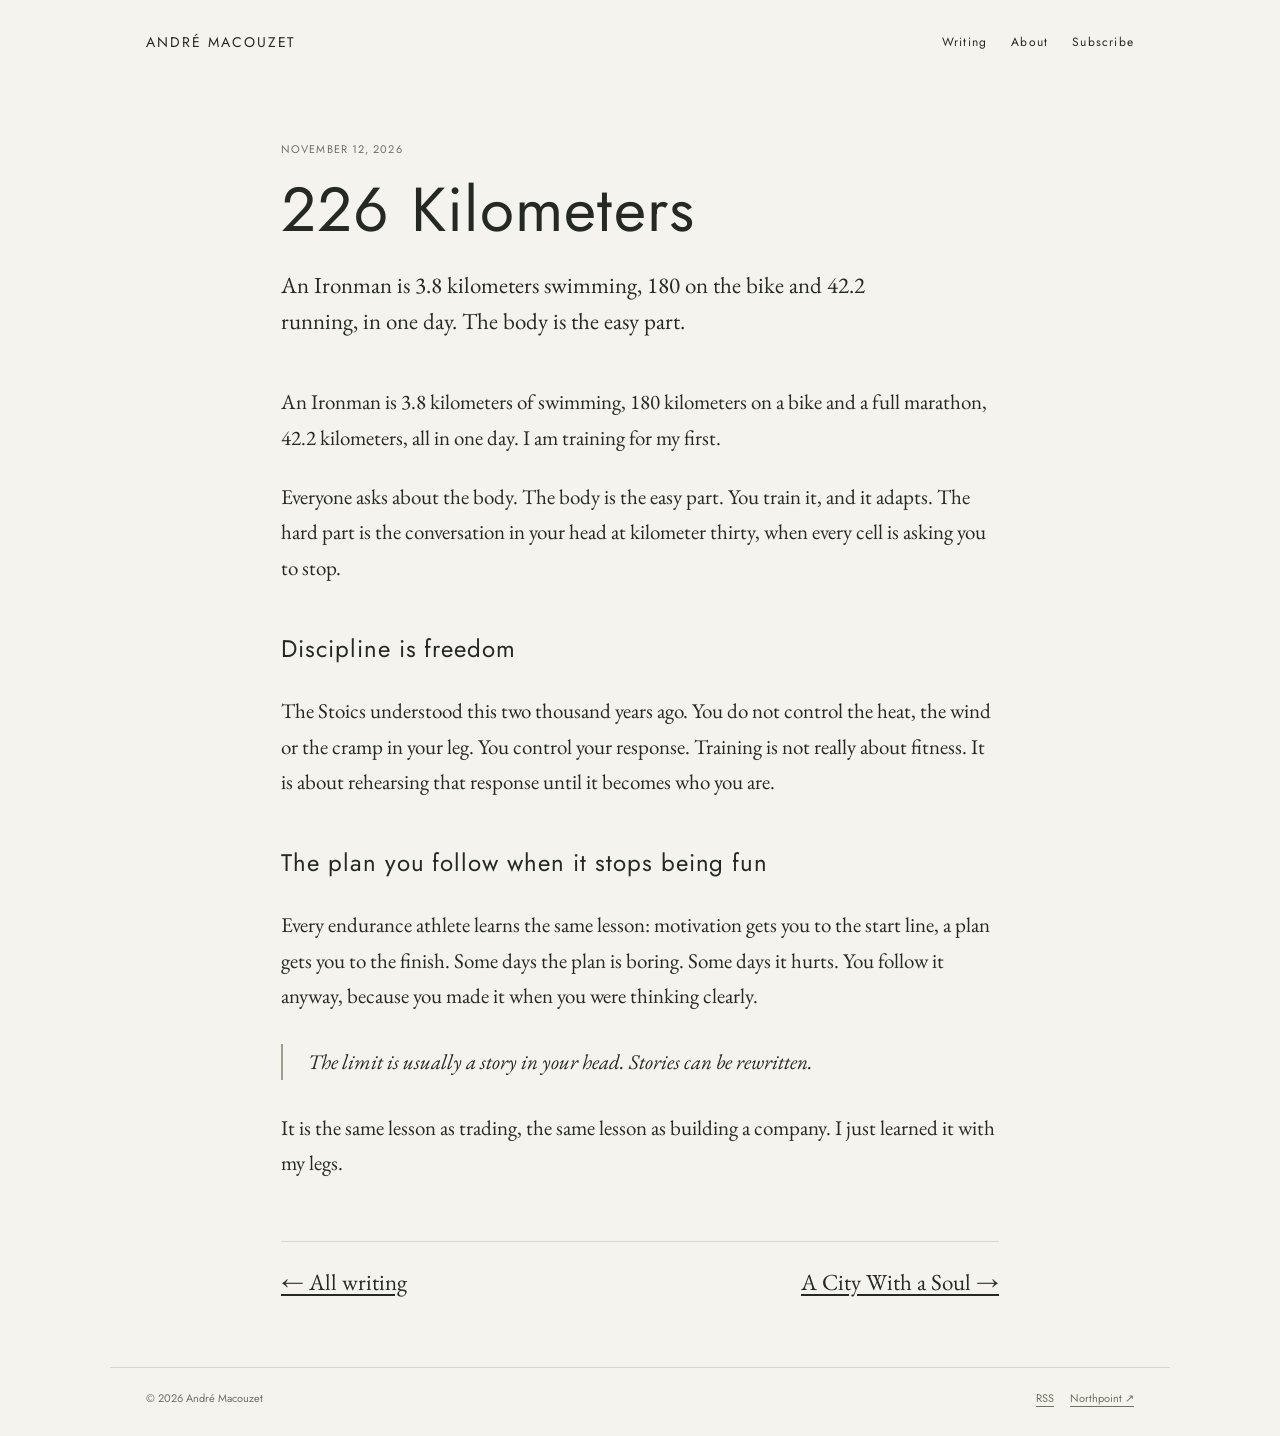
<file: 226-kilometers/index.html>
<!doctype html><html lang="en"><head><meta charset="utf-8"><meta name="viewport" content="width=device-width, initial-scale=1"><title>226 Kilometers · André Macouzet</title><meta name="description" content="An Ironman is 3.8 kilometers swimming, 180 on the bike and 42.2 running, in one day. The body is the easy part."><meta property="og:title" content="226 Kilometers · André Macouzet"><meta property="og:description" content="An Ironman is 3.8 kilometers swimming, 180 on the bike and 42.2 running, in one day. The body is the easy part."><meta property="og:image" content="https://andremacouzetruiz.github.io/og-v4.png"><link rel="icon" href="data:image/svg+xml,%3Csvg xmlns='http://www.w3.org/2000/svg' viewBox='0 0 64 64'%3E%3Crect width='64' height='64' fill='%23000'/%3E%3Ccircle cx='32' cy='32' r='16' fill='none' stroke='%23e9e5dc' stroke-width='3'/%3E%3C/svg%3E"><link rel="preconnect" href="https://fonts.googleapis.com"><link rel="preconnect" href="https://fonts.gstatic.com" crossorigin><link href="https://fonts.googleapis.com/css2?family=Jost:wght@400;500&family=EB+Garamond:ital@0;1&display=swap" rel="stylesheet"><link rel="stylesheet" href="/style.css"></head><body>
<header><a href="/">André Macouzet</a><nav><a href="/writing/">Writing</a><a href="/about/">About</a><a href="/#subscribe">Subscribe</a></nav></header><main class="article"><time>November 12, 2026</time><h1>226 Kilometers</h1><p class="lead">An Ironman is 3.8 kilometers swimming, 180 on the bike and 42.2 running, in one day. The body is the easy part.</p><div class="prose"><p>An Ironman is 3.8 kilometers of swimming, 180 kilometers on a bike and a full marathon, 42.2 kilometers, all in one day. I am training for my first.</p><p>Everyone asks about the body. The body is the easy part. You train it, and it adapts. The hard part is the conversation in your head at kilometer thirty, when every cell is asking you to stop.</p><h2>Discipline is freedom</h2><p>The Stoics understood this two thousand years ago. You do not control the heat, the wind or the cramp in your leg. You control your response. Training is not really about fitness. It is about rehearsing that response until it becomes who you are.</p><h2>The plan you follow when it stops being fun</h2><p>Every endurance athlete learns the same lesson: motivation gets you to the start line, a plan gets you to the finish. Some days the plan is boring. Some days it hurts. You follow it anyway, because you made it when you were thinking clearly.</p><blockquote>The limit is usually a story in your head. Stories can be rewritten.</blockquote><p>It is the same lesson as trading, the same lesson as building a company. I just learned it with my legs.</p></div><div class="article-footer"><a href="/writing/">← All writing</a><a href="/a-city-with-a-soul/">A City With a Soul →</a></div></main><footer><span>© 2026 André Macouzet</span><span><a href="/posts.atom">RSS</a><a href="https://northpointcapital.io/">Northpoint ↗</a></span></footer></body></html>
</file>
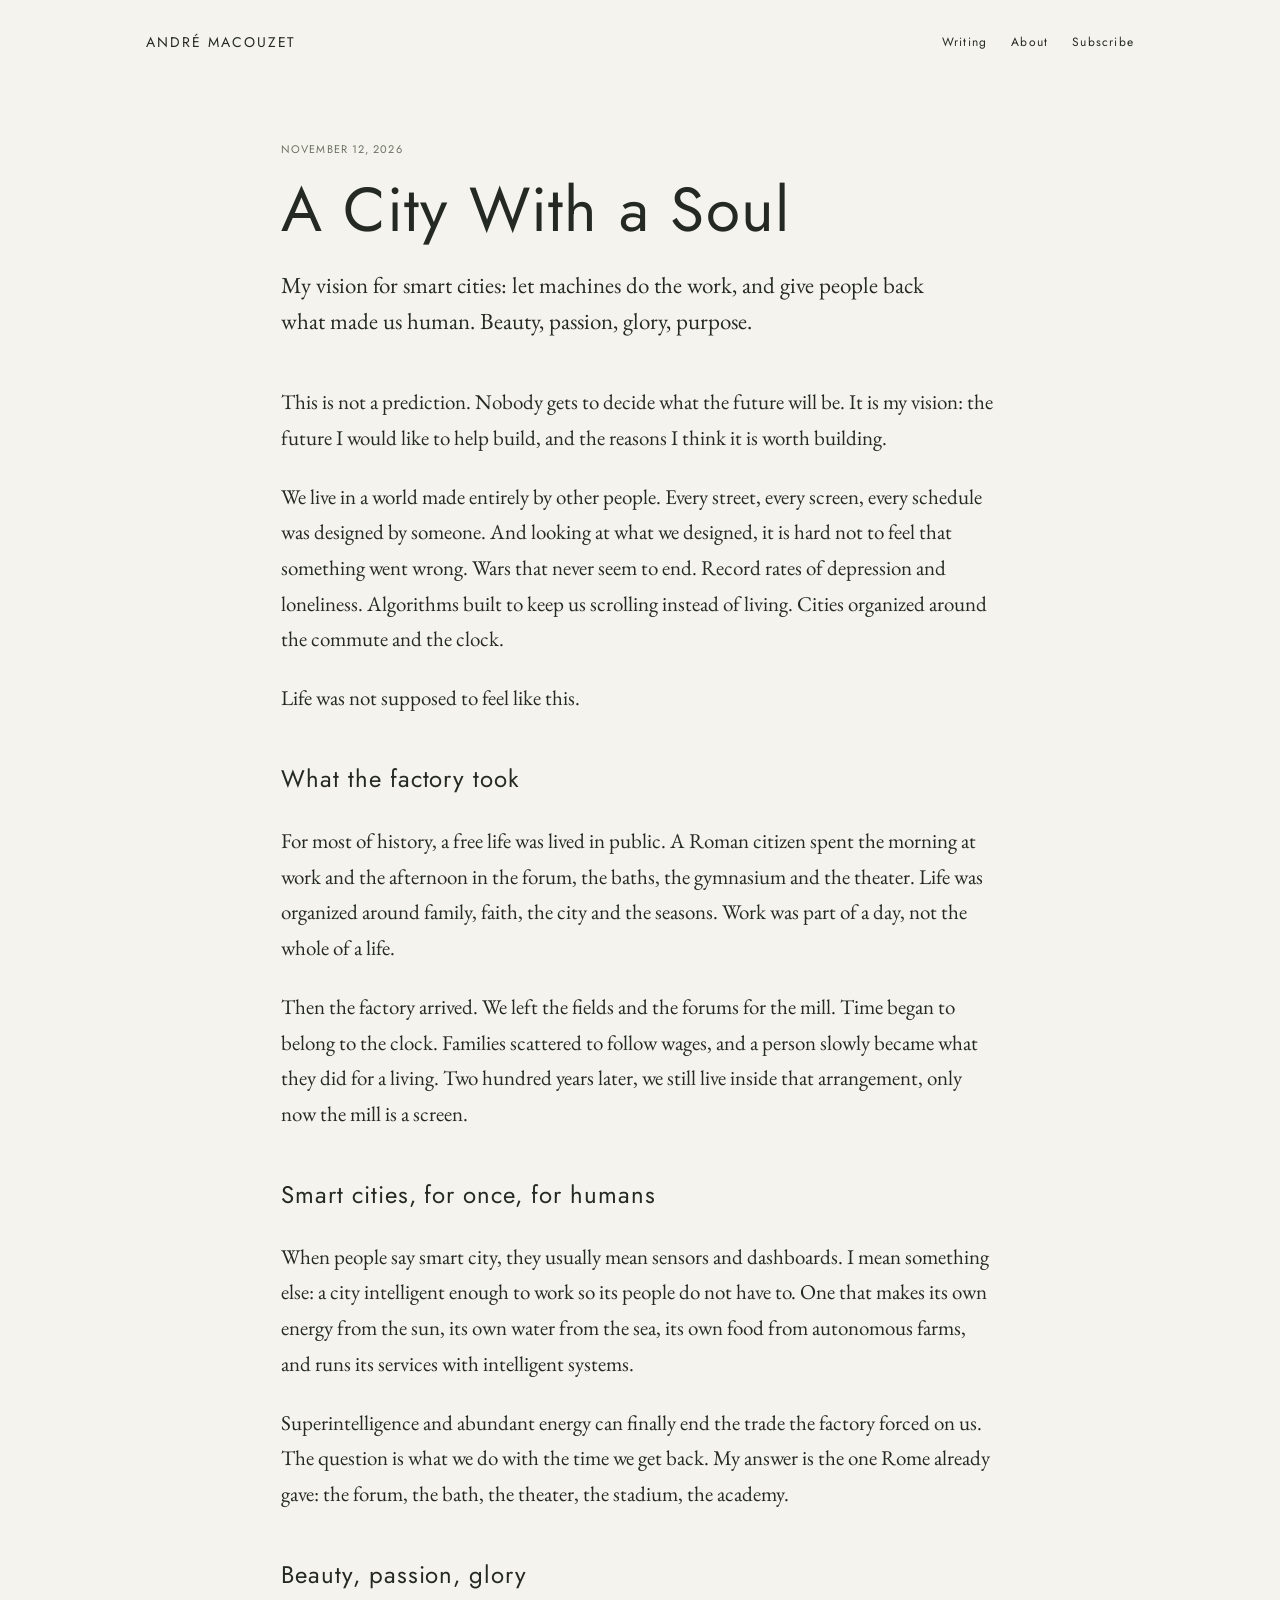
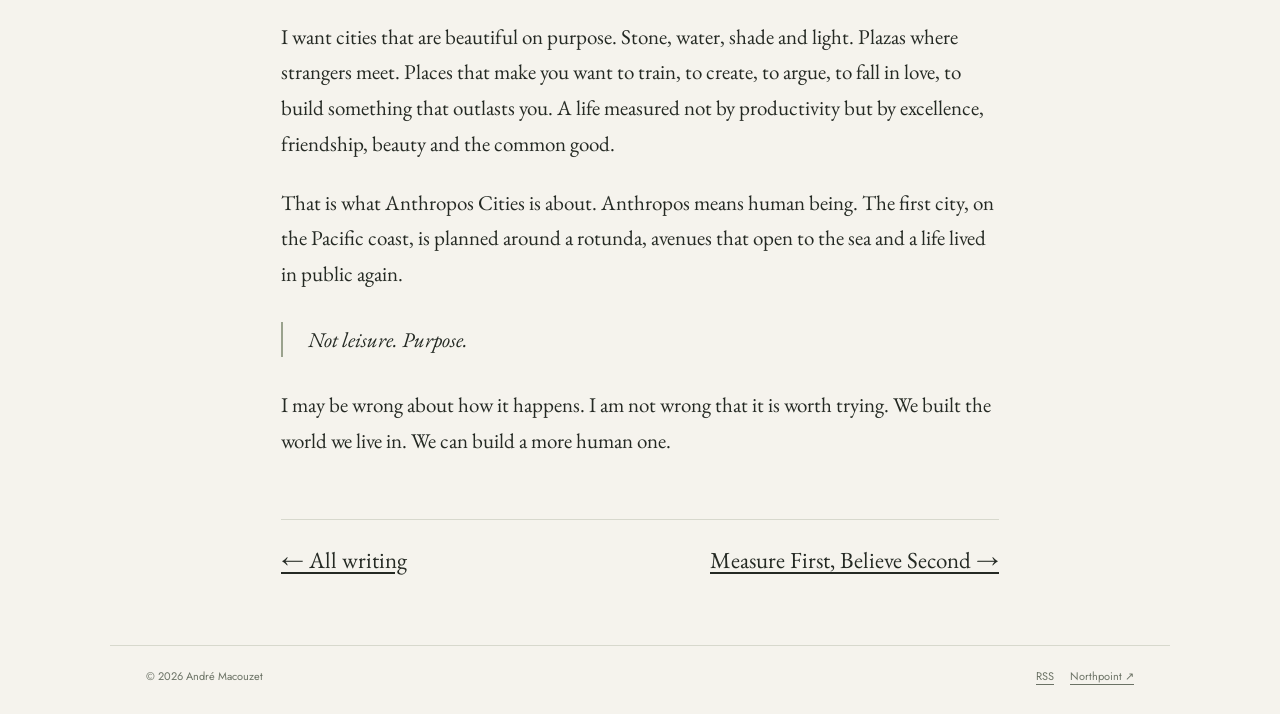
<file: a-city-with-a-soul/index.html>
<!doctype html><html lang="en"><head><meta charset="utf-8"><meta name="viewport" content="width=device-width, initial-scale=1"><title>A City With a Soul · André Macouzet</title><meta name="description" content="My vision for smart cities: let machines do the work, and give people back what made us human. Beauty, passion, glory, purpose."><meta property="og:title" content="A City With a Soul · André Macouzet"><meta property="og:description" content="My vision for smart cities: let machines do the work, and give people back what made us human. Beauty, passion, glory, purpose."><meta property="og:image" content="https://andremacouzetruiz.github.io/og-v4.png"><link rel="icon" href="data:image/svg+xml,%3Csvg xmlns='http://www.w3.org/2000/svg' viewBox='0 0 64 64'%3E%3Crect width='64' height='64' fill='%23000'/%3E%3Ccircle cx='32' cy='32' r='16' fill='none' stroke='%23e9e5dc' stroke-width='3'/%3E%3C/svg%3E"><link rel="preconnect" href="https://fonts.googleapis.com"><link rel="preconnect" href="https://fonts.gstatic.com" crossorigin><link href="https://fonts.googleapis.com/css2?family=Jost:wght@400;500&family=EB+Garamond:ital@0;1&display=swap" rel="stylesheet"><link rel="stylesheet" href="/style.css"></head><body>
<header><a href="/">André Macouzet</a><nav><a href="/writing/">Writing</a><a href="/about/">About</a><a href="/#subscribe">Subscribe</a></nav></header><main class="article"><time>November 12, 2026</time><h1>A City With a Soul</h1><p class="lead">My vision for smart cities: let machines do the work, and give people back what made us human. Beauty, passion, glory, purpose.</p><div class="prose"><p>This is not a prediction. Nobody gets to decide what the future will be. It is my vision: the future I would like to help build, and the reasons I think it is worth building.</p><p>We live in a world made entirely by other people. Every street, every screen, every schedule was designed by someone. And looking at what we designed, it is hard not to feel that something went wrong. Wars that never seem to end. Record rates of depression and loneliness. Algorithms built to keep us scrolling instead of living. Cities organized around the commute and the clock.</p><p>Life was not supposed to feel like this.</p><h2>What the factory took</h2><p>For most of history, a free life was lived in public. A Roman citizen spent the morning at work and the afternoon in the forum, the baths, the gymnasium and the theater. Life was organized around family, faith, the city and the seasons. Work was part of a day, not the whole of a life.</p><p>Then the factory arrived. We left the fields and the forums for the mill. Time began to belong to the clock. Families scattered to follow wages, and a person slowly became what they did for a living. Two hundred years later, we still live inside that arrangement, only now the mill is a screen.</p><h2>Smart cities, for once, for humans</h2><p>When people say smart city, they usually mean sensors and dashboards. I mean something else: a city intelligent enough to work so its people do not have to. One that makes its own energy from the sun, its own water from the sea, its own food from autonomous farms, and runs its services with intelligent systems.</p><p>Superintelligence and abundant energy can finally end the trade the factory forced on us. The question is what we do with the time we get back. My answer is the one Rome already gave: the forum, the bath, the theater, the stadium, the academy.</p><h2>Beauty, passion, glory</h2><p>I want cities that are beautiful on purpose. Stone, water, shade and light. Plazas where strangers meet. Places that make you want to train, to create, to argue, to fall in love, to build something that outlasts you. A life measured not by productivity but by excellence, friendship, beauty and the common good.</p><p>That is what Anthropos Cities is about. Anthropos means human being. The first city, on the Pacific coast, is planned around a rotunda, avenues that open to the sea and a life lived in public again.</p><blockquote>Not leisure. Purpose.</blockquote><p>I may be wrong about how it happens. I am not wrong that it is worth trying. We built the world we live in. We can build a more human one.</p></div><div class="article-footer"><a href="/writing/">← All writing</a><a href="/measure-first/">Measure First, Believe Second →</a></div></main><footer><span>© 2026 André Macouzet</span><span><a href="/posts.atom">RSS</a><a href="https://northpointcapital.io/">Northpoint ↗</a></span></footer></body></html>
</file>
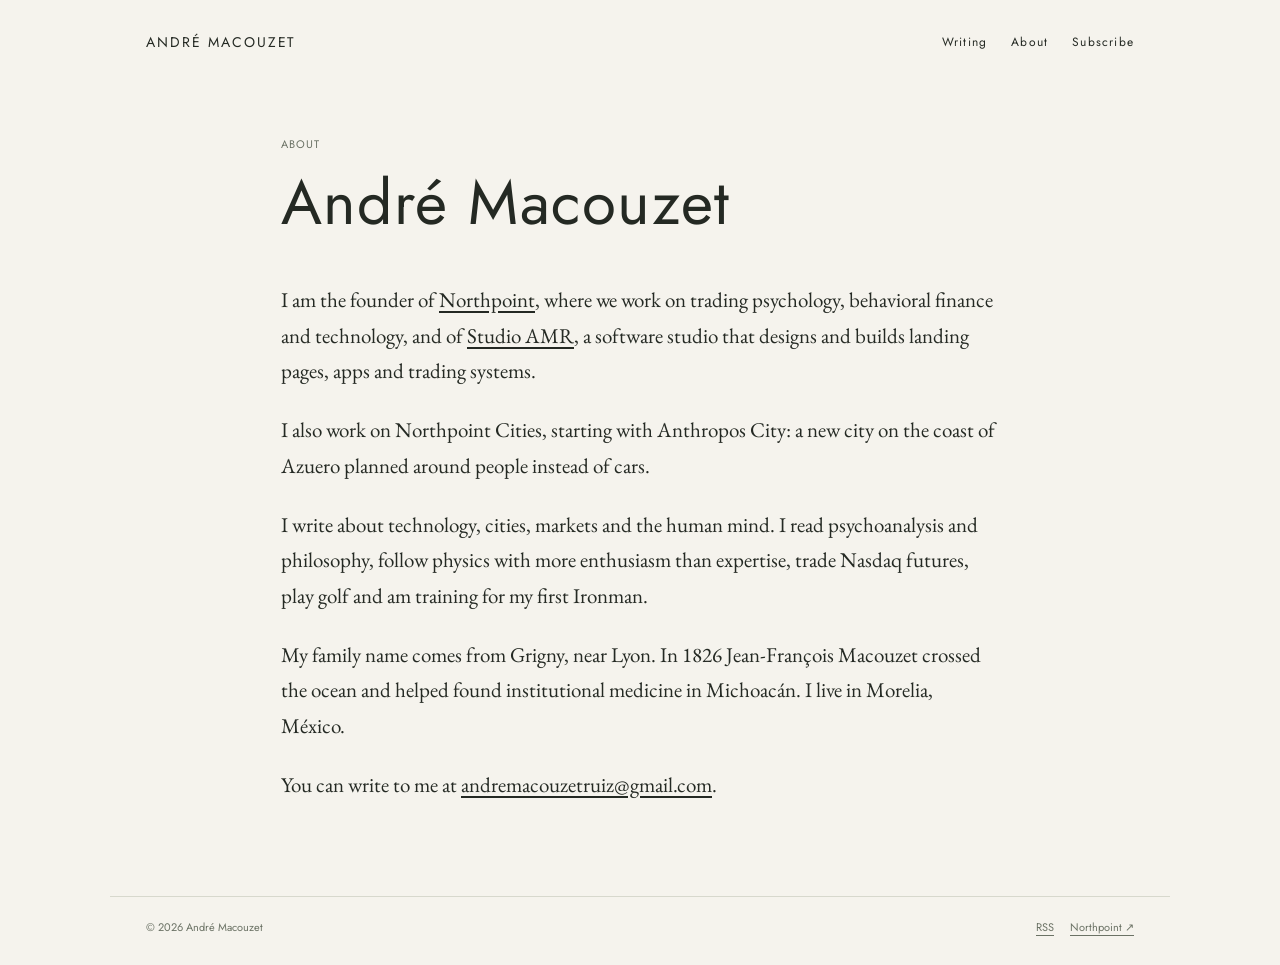
<file: about/index.html>
<!doctype html><html lang="en"><head><meta charset="utf-8"><meta name="viewport" content="width=device-width, initial-scale=1"><title>About · André Macouzet</title><meta name="description" content="Founder of Northpoint and Studio AMR, based in Morelia, México."><meta property="og:title" content="About · André Macouzet"><meta property="og:description" content="Founder of Northpoint and Studio AMR, based in Morelia, México."><meta property="og:image" content="https://andremacouzetruiz.github.io/og-v4.png"><link rel="icon" href="data:image/svg+xml,%3Csvg xmlns='http://www.w3.org/2000/svg' viewBox='0 0 64 64'%3E%3Crect width='64' height='64' fill='%23000'/%3E%3Ccircle cx='32' cy='32' r='16' fill='none' stroke='%23e9e5dc' stroke-width='3'/%3E%3C/svg%3E"><link rel="preconnect" href="https://fonts.googleapis.com"><link rel="preconnect" href="https://fonts.gstatic.com" crossorigin><link href="https://fonts.googleapis.com/css2?family=Jost:wght@400;500&family=EB+Garamond:ital@0;1&display=swap" rel="stylesheet"><link rel="stylesheet" href="/style.css"></head><body>
<header><a href="/">André Macouzet</a><nav><a href="/writing/">Writing</a><a href="/about/">About</a><a href="/#subscribe">Subscribe</a></nav></header><main class="article"><div class="eyebrow">About</div><h1>André Macouzet</h1><div class="prose">
<p>I am the founder of <a href="https://northpointcapital.io/">Northpoint</a>, where we work on trading psychology, behavioral finance and technology, and of <a href="https://studioamr.github.io/">Studio AMR</a>, a software studio that designs and builds landing pages, apps and trading systems.</p>
<p>I also work on Northpoint Cities, starting with Anthropos City: a new city on the coast of Azuero planned around people instead of cars.</p>
<p>I write about technology, cities, markets and the human mind. I read psychoanalysis and philosophy, follow physics with more enthusiasm than expertise, trade Nasdaq futures, play golf and am training for my first Ironman.</p>
<p>My family name comes from Grigny, near Lyon. In 1826 Jean-François Macouzet crossed the ocean and helped found institutional medicine in Michoacán. I live in Morelia, México.</p>
<p>You can write to me at <a href="mailto:andremacouzetruiz@gmail.com">andremacouzetruiz@gmail.com</a>.</p></div></main><footer><span>© 2026 André Macouzet</span><span><a href="/posts.atom">RSS</a><a href="https://northpointcapital.io/">Northpoint ↗</a></span></footer></body></html>
</file>
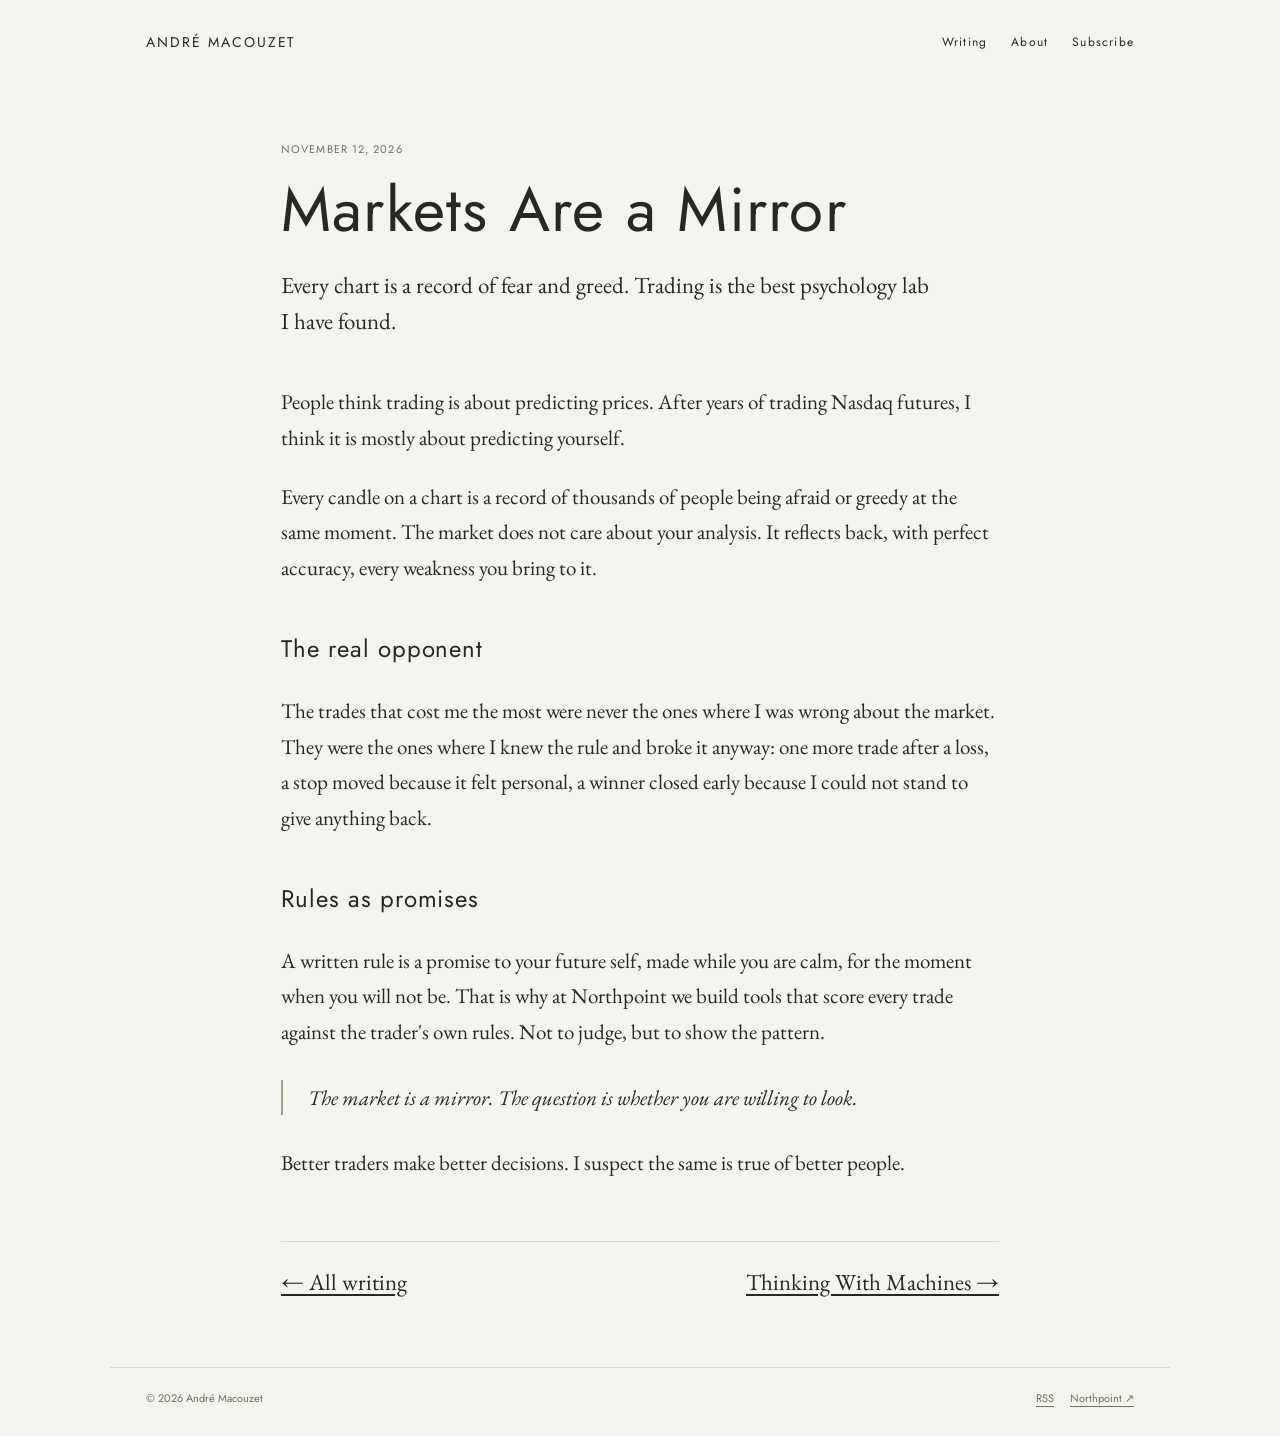
<file: markets-are-a-mirror/index.html>
<!doctype html><html lang="en"><head><meta charset="utf-8"><meta name="viewport" content="width=device-width, initial-scale=1"><title>Markets Are a Mirror · André Macouzet</title><meta name="description" content="Every chart is a record of fear and greed. Trading is the best psychology lab I have found."><meta property="og:title" content="Markets Are a Mirror · André Macouzet"><meta property="og:description" content="Every chart is a record of fear and greed. Trading is the best psychology lab I have found."><meta property="og:image" content="https://andremacouzetruiz.github.io/og-v4.png"><link rel="icon" href="data:image/svg+xml,%3Csvg xmlns='http://www.w3.org/2000/svg' viewBox='0 0 64 64'%3E%3Crect width='64' height='64' fill='%23000'/%3E%3Ccircle cx='32' cy='32' r='16' fill='none' stroke='%23e9e5dc' stroke-width='3'/%3E%3C/svg%3E"><link rel="preconnect" href="https://fonts.googleapis.com"><link rel="preconnect" href="https://fonts.gstatic.com" crossorigin><link href="https://fonts.googleapis.com/css2?family=Jost:wght@400;500&family=EB+Garamond:ital@0;1&display=swap" rel="stylesheet"><link rel="stylesheet" href="/style.css"></head><body>
<header><a href="/">André Macouzet</a><nav><a href="/writing/">Writing</a><a href="/about/">About</a><a href="/#subscribe">Subscribe</a></nav></header><main class="article"><time>November 12, 2026</time><h1>Markets Are a Mirror</h1><p class="lead">Every chart is a record of fear and greed. Trading is the best psychology lab I have found.</p><div class="prose"><p>People think trading is about predicting prices. After years of trading Nasdaq futures, I think it is mostly about predicting yourself.</p><p>Every candle on a chart is a record of thousands of people being afraid or greedy at the same moment. The market does not care about your analysis. It reflects back, with perfect accuracy, every weakness you bring to it.</p><h2>The real opponent</h2><p>The trades that cost me the most were never the ones where I was wrong about the market. They were the ones where I knew the rule and broke it anyway: one more trade after a loss, a stop moved because it felt personal, a winner closed early because I could not stand to give anything back.</p><h2>Rules as promises</h2><p>A written rule is a promise to your future self, made while you are calm, for the moment when you will not be. That is why at Northpoint we build tools that score every trade against the trader&#x27;s own rules. Not to judge, but to show the pattern.</p><blockquote>The market is a mirror. The question is whether you are willing to look.</blockquote><p>Better traders make better decisions. I suspect the same is true of better people.</p></div><div class="article-footer"><a href="/writing/">← All writing</a><a href="/thinking-with-machines/">Thinking With Machines →</a></div></main><footer><span>© 2026 André Macouzet</span><span><a href="/posts.atom">RSS</a><a href="https://northpointcapital.io/">Northpoint ↗</a></span></footer></body></html>
</file>
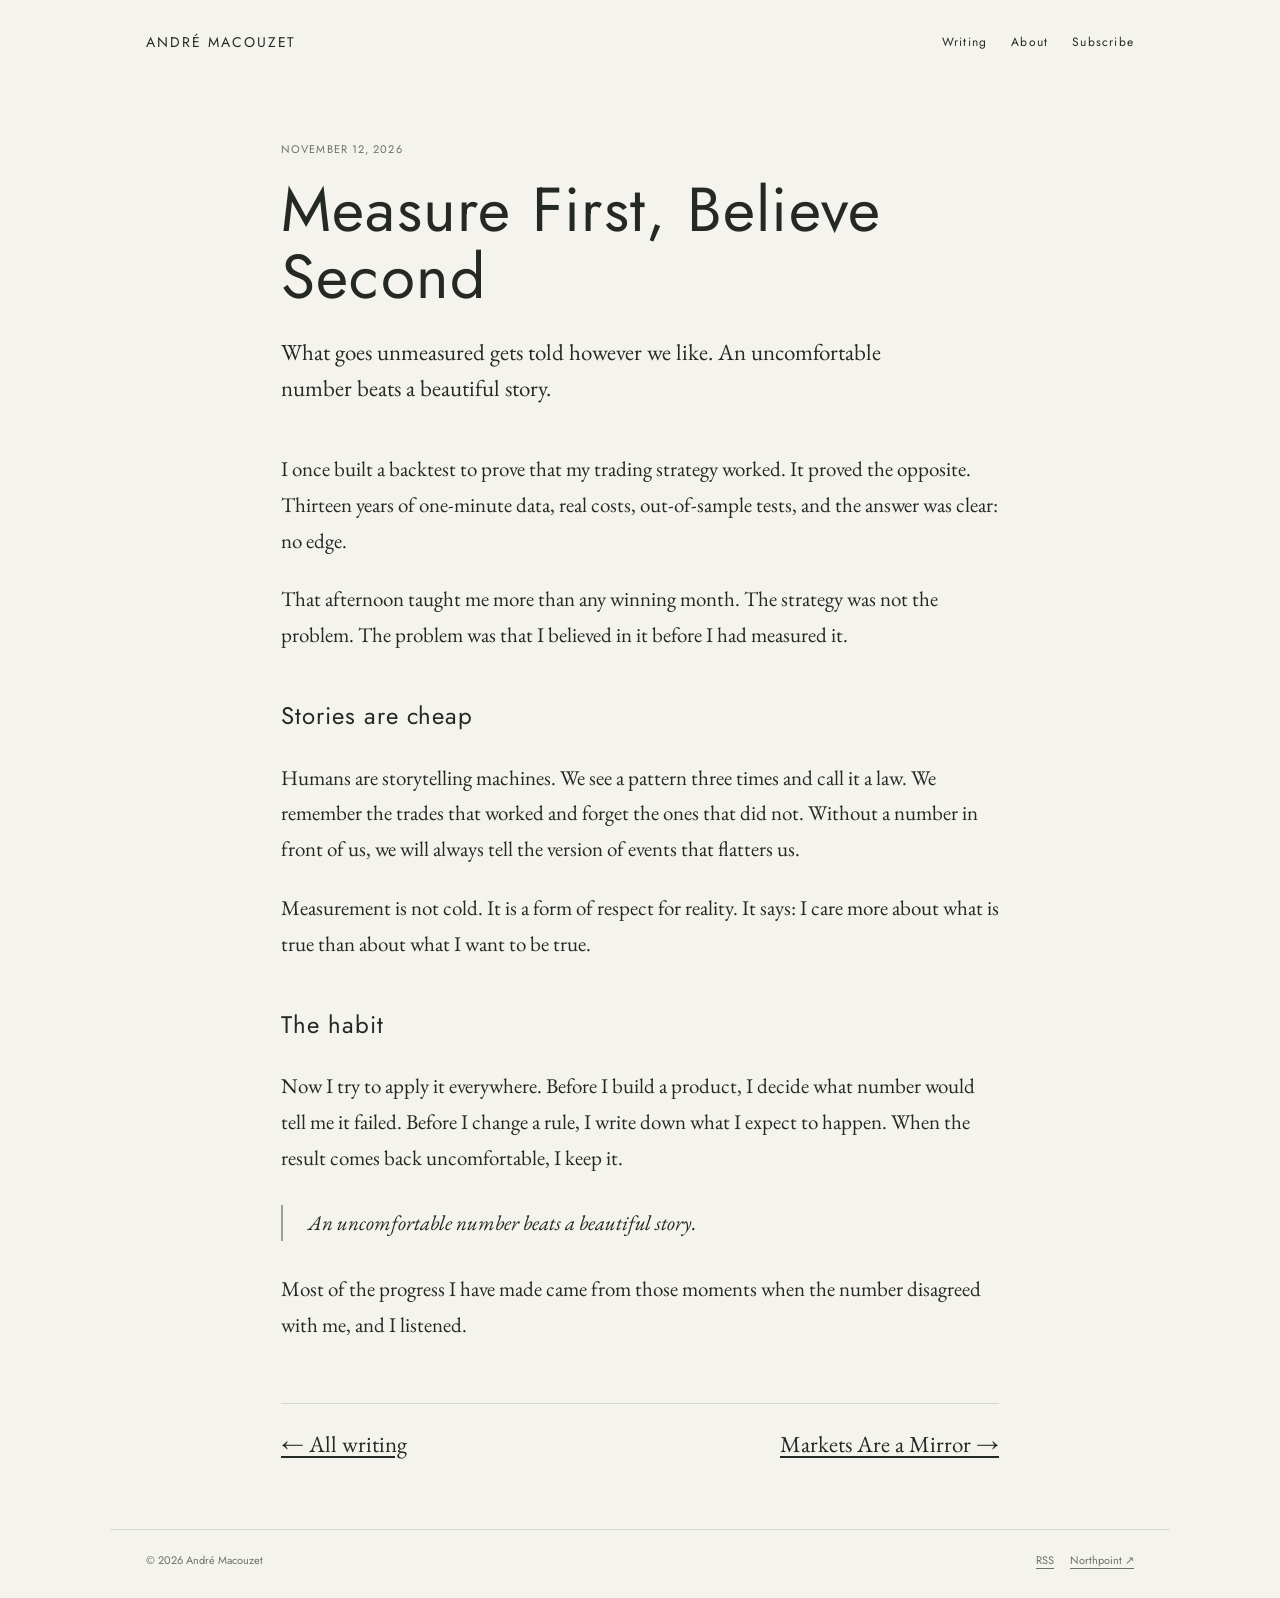
<file: measure-first/index.html>
<!doctype html><html lang="en"><head><meta charset="utf-8"><meta name="viewport" content="width=device-width, initial-scale=1"><title>Measure First, Believe Second · André Macouzet</title><meta name="description" content="What goes unmeasured gets told however we like. An uncomfortable number beats a beautiful story."><meta property="og:title" content="Measure First, Believe Second · André Macouzet"><meta property="og:description" content="What goes unmeasured gets told however we like. An uncomfortable number beats a beautiful story."><meta property="og:image" content="https://andremacouzetruiz.github.io/og-v4.png"><link rel="icon" href="data:image/svg+xml,%3Csvg xmlns='http://www.w3.org/2000/svg' viewBox='0 0 64 64'%3E%3Crect width='64' height='64' fill='%23000'/%3E%3Ccircle cx='32' cy='32' r='16' fill='none' stroke='%23e9e5dc' stroke-width='3'/%3E%3C/svg%3E"><link rel="preconnect" href="https://fonts.googleapis.com"><link rel="preconnect" href="https://fonts.gstatic.com" crossorigin><link href="https://fonts.googleapis.com/css2?family=Jost:wght@400;500&family=EB+Garamond:ital@0;1&display=swap" rel="stylesheet"><link rel="stylesheet" href="/style.css"></head><body>
<header><a href="/">André Macouzet</a><nav><a href="/writing/">Writing</a><a href="/about/">About</a><a href="/#subscribe">Subscribe</a></nav></header><main class="article"><time>November 12, 2026</time><h1>Measure First, Believe Second</h1><p class="lead">What goes unmeasured gets told however we like. An uncomfortable number beats a beautiful story.</p><div class="prose"><p>I once built a backtest to prove that my trading strategy worked. It proved the opposite. Thirteen years of one-minute data, real costs, out-of-sample tests, and the answer was clear: no edge.</p><p>That afternoon taught me more than any winning month. The strategy was not the problem. The problem was that I believed in it before I had measured it.</p><h2>Stories are cheap</h2><p>Humans are storytelling machines. We see a pattern three times and call it a law. We remember the trades that worked and forget the ones that did not. Without a number in front of us, we will always tell the version of events that flatters us.</p><p>Measurement is not cold. It is a form of respect for reality. It says: I care more about what is true than about what I want to be true.</p><h2>The habit</h2><p>Now I try to apply it everywhere. Before I build a product, I decide what number would tell me it failed. Before I change a rule, I write down what I expect to happen. When the result comes back uncomfortable, I keep it.</p><blockquote>An uncomfortable number beats a beautiful story.</blockquote><p>Most of the progress I have made came from those moments when the number disagreed with me, and I listened.</p></div><div class="article-footer"><a href="/writing/">← All writing</a><a href="/markets-are-a-mirror/">Markets Are a Mirror →</a></div></main><footer><span>© 2026 André Macouzet</span><span><a href="/posts.atom">RSS</a><a href="https://northpointcapital.io/">Northpoint ↗</a></span></footer></body></html>
</file>
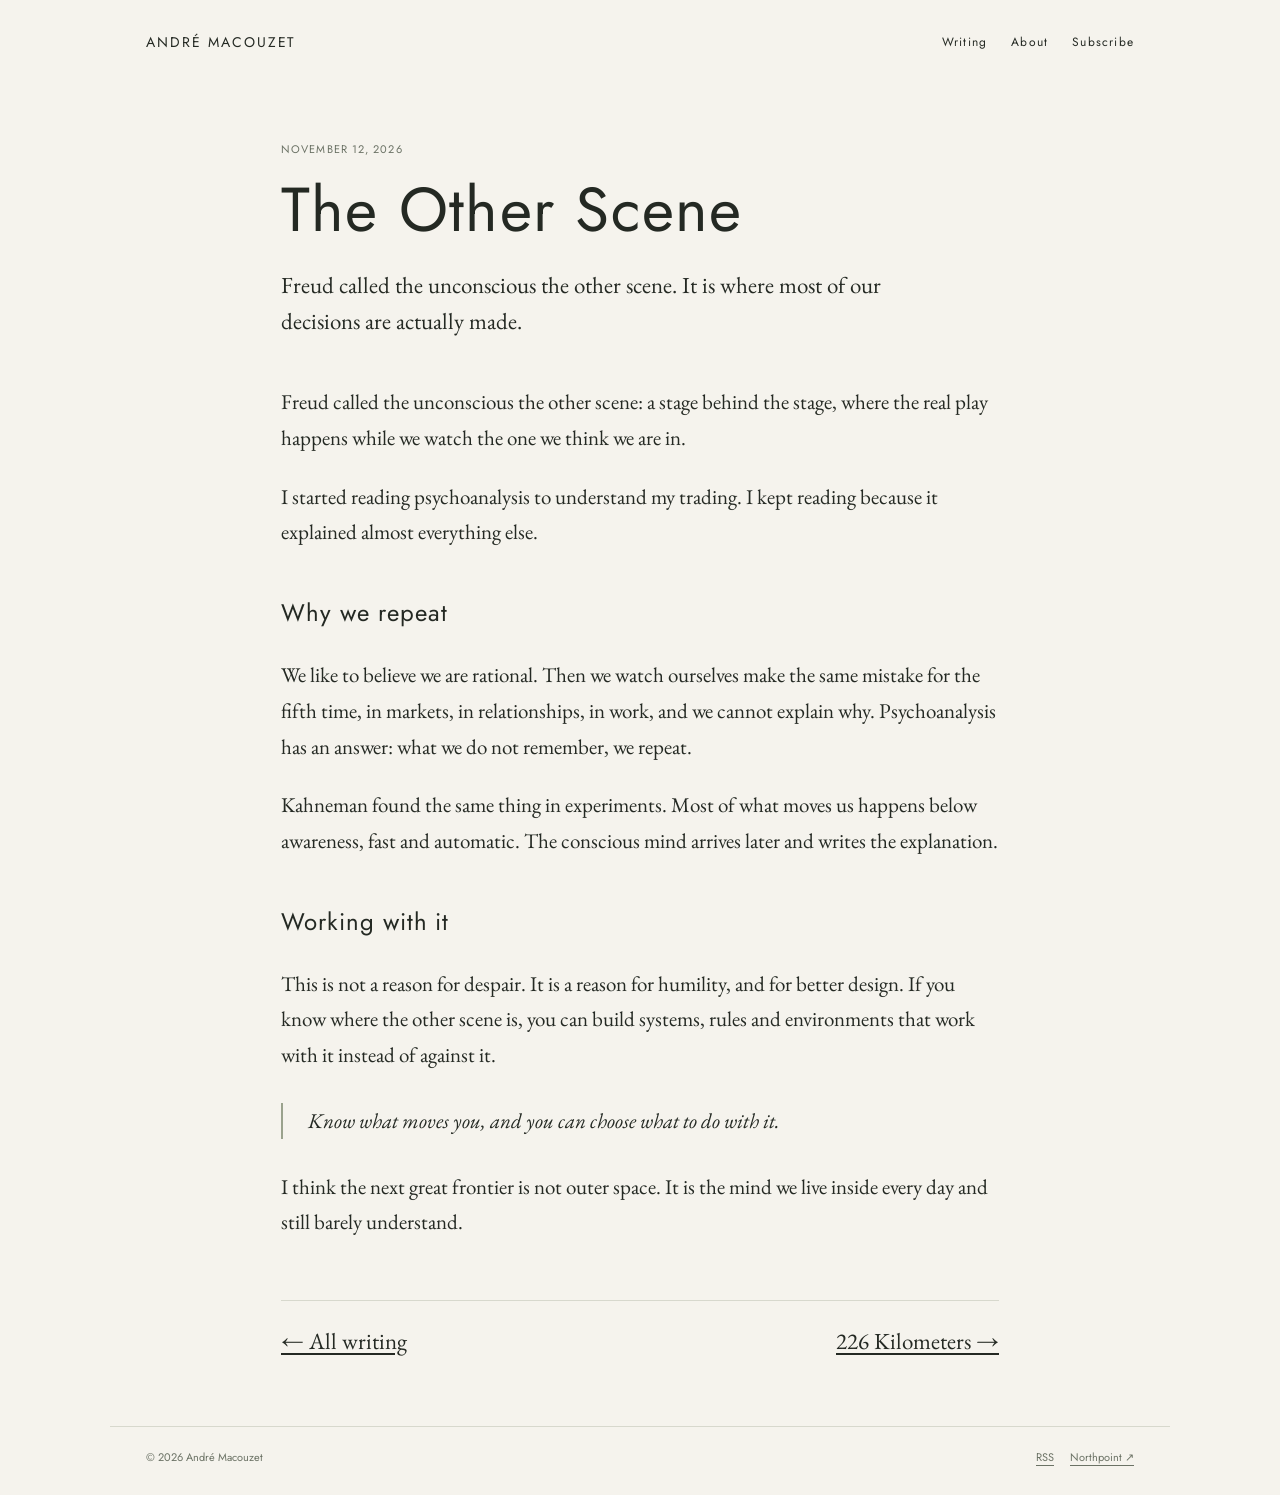
<file: the-other-scene/index.html>
<!doctype html><html lang="en"><head><meta charset="utf-8"><meta name="viewport" content="width=device-width, initial-scale=1"><title>The Other Scene · André Macouzet</title><meta name="description" content="Freud called the unconscious the other scene. It is where most of our decisions are actually made."><meta property="og:title" content="The Other Scene · André Macouzet"><meta property="og:description" content="Freud called the unconscious the other scene. It is where most of our decisions are actually made."><meta property="og:image" content="https://andremacouzetruiz.github.io/og-v4.png"><link rel="icon" href="data:image/svg+xml,%3Csvg xmlns='http://www.w3.org/2000/svg' viewBox='0 0 64 64'%3E%3Crect width='64' height='64' fill='%23000'/%3E%3Ccircle cx='32' cy='32' r='16' fill='none' stroke='%23e9e5dc' stroke-width='3'/%3E%3C/svg%3E"><link rel="preconnect" href="https://fonts.googleapis.com"><link rel="preconnect" href="https://fonts.gstatic.com" crossorigin><link href="https://fonts.googleapis.com/css2?family=Jost:wght@400;500&family=EB+Garamond:ital@0;1&display=swap" rel="stylesheet"><link rel="stylesheet" href="/style.css"></head><body>
<header><a href="/">André Macouzet</a><nav><a href="/writing/">Writing</a><a href="/about/">About</a><a href="/#subscribe">Subscribe</a></nav></header><main class="article"><time>November 12, 2026</time><h1>The Other Scene</h1><p class="lead">Freud called the unconscious the other scene. It is where most of our decisions are actually made.</p><div class="prose"><p>Freud called the unconscious the other scene: a stage behind the stage, where the real play happens while we watch the one we think we are in.</p><p>I started reading psychoanalysis to understand my trading. I kept reading because it explained almost everything else.</p><h2>Why we repeat</h2><p>We like to believe we are rational. Then we watch ourselves make the same mistake for the fifth time, in markets, in relationships, in work, and we cannot explain why. Psychoanalysis has an answer: what we do not remember, we repeat.</p><p>Kahneman found the same thing in experiments. Most of what moves us happens below awareness, fast and automatic. The conscious mind arrives later and writes the explanation.</p><h2>Working with it</h2><p>This is not a reason for despair. It is a reason for humility, and for better design. If you know where the other scene is, you can build systems, rules and environments that work with it instead of against it.</p><blockquote>Know what moves you, and you can choose what to do with it.</blockquote><p>I think the next great frontier is not outer space. It is the mind we live inside every day and still barely understand.</p></div><div class="article-footer"><a href="/writing/">← All writing</a><a href="/226-kilometers/">226 Kilometers →</a></div></main><footer><span>© 2026 André Macouzet</span><span><a href="/posts.atom">RSS</a><a href="https://northpointcapital.io/">Northpoint ↗</a></span></footer></body></html>
</file>
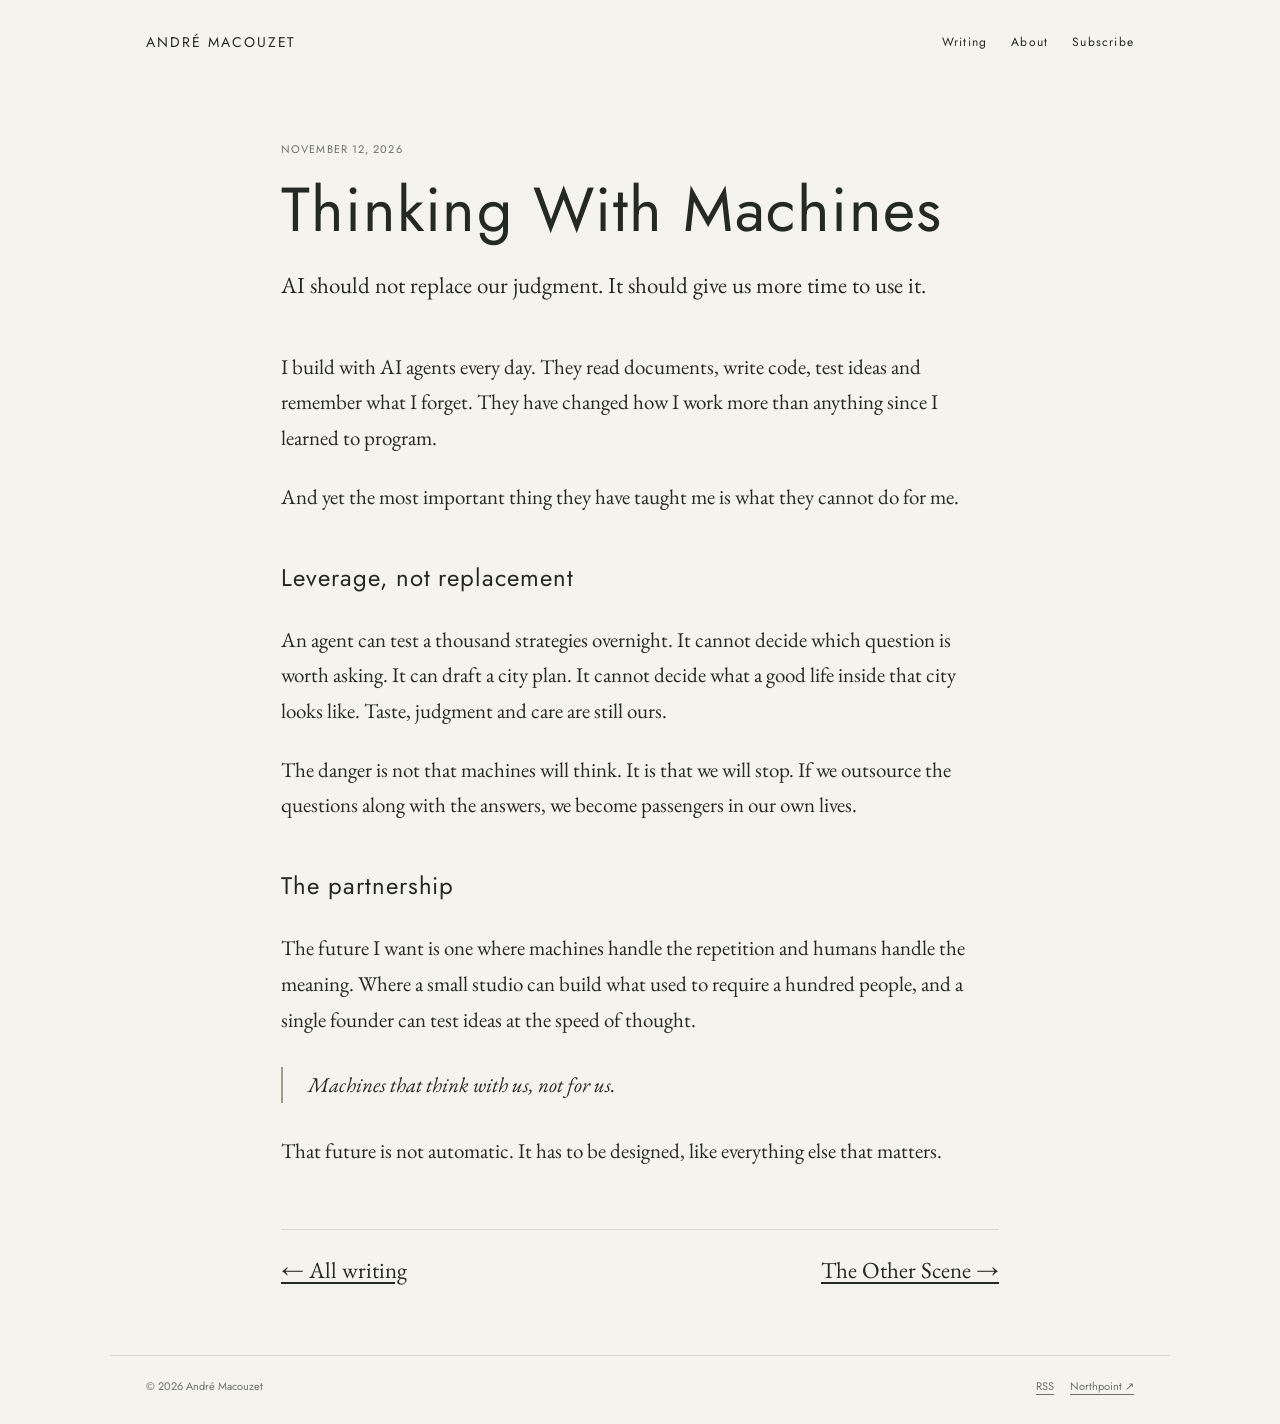
<file: thinking-with-machines/index.html>
<!doctype html><html lang="en"><head><meta charset="utf-8"><meta name="viewport" content="width=device-width, initial-scale=1"><title>Thinking With Machines · André Macouzet</title><meta name="description" content="AI should not replace our judgment. It should give us more time to use it."><meta property="og:title" content="Thinking With Machines · André Macouzet"><meta property="og:description" content="AI should not replace our judgment. It should give us more time to use it."><meta property="og:image" content="https://andremacouzetruiz.github.io/og-v4.png"><link rel="icon" href="data:image/svg+xml,%3Csvg xmlns='http://www.w3.org/2000/svg' viewBox='0 0 64 64'%3E%3Crect width='64' height='64' fill='%23000'/%3E%3Ccircle cx='32' cy='32' r='16' fill='none' stroke='%23e9e5dc' stroke-width='3'/%3E%3C/svg%3E"><link rel="preconnect" href="https://fonts.googleapis.com"><link rel="preconnect" href="https://fonts.gstatic.com" crossorigin><link href="https://fonts.googleapis.com/css2?family=Jost:wght@400;500&family=EB+Garamond:ital@0;1&display=swap" rel="stylesheet"><link rel="stylesheet" href="/style.css"></head><body>
<header><a href="/">André Macouzet</a><nav><a href="/writing/">Writing</a><a href="/about/">About</a><a href="/#subscribe">Subscribe</a></nav></header><main class="article"><time>November 12, 2026</time><h1>Thinking With Machines</h1><p class="lead">AI should not replace our judgment. It should give us more time to use it.</p><div class="prose"><p>I build with AI agents every day. They read documents, write code, test ideas and remember what I forget. They have changed how I work more than anything since I learned to program.</p><p>And yet the most important thing they have taught me is what they cannot do for me.</p><h2>Leverage, not replacement</h2><p>An agent can test a thousand strategies overnight. It cannot decide which question is worth asking. It can draft a city plan. It cannot decide what a good life inside that city looks like. Taste, judgment and care are still ours.</p><p>The danger is not that machines will think. It is that we will stop. If we outsource the questions along with the answers, we become passengers in our own lives.</p><h2>The partnership</h2><p>The future I want is one where machines handle the repetition and humans handle the meaning. Where a small studio can build what used to require a hundred people, and a single founder can test ideas at the speed of thought.</p><blockquote>Machines that think with us, not for us.</blockquote><p>That future is not automatic. It has to be designed, like everything else that matters.</p></div><div class="article-footer"><a href="/writing/">← All writing</a><a href="/the-other-scene/">The Other Scene →</a></div></main><footer><span>© 2026 André Macouzet</span><span><a href="/posts.atom">RSS</a><a href="https://northpointcapital.io/">Northpoint ↗</a></span></footer></body></html>
</file>
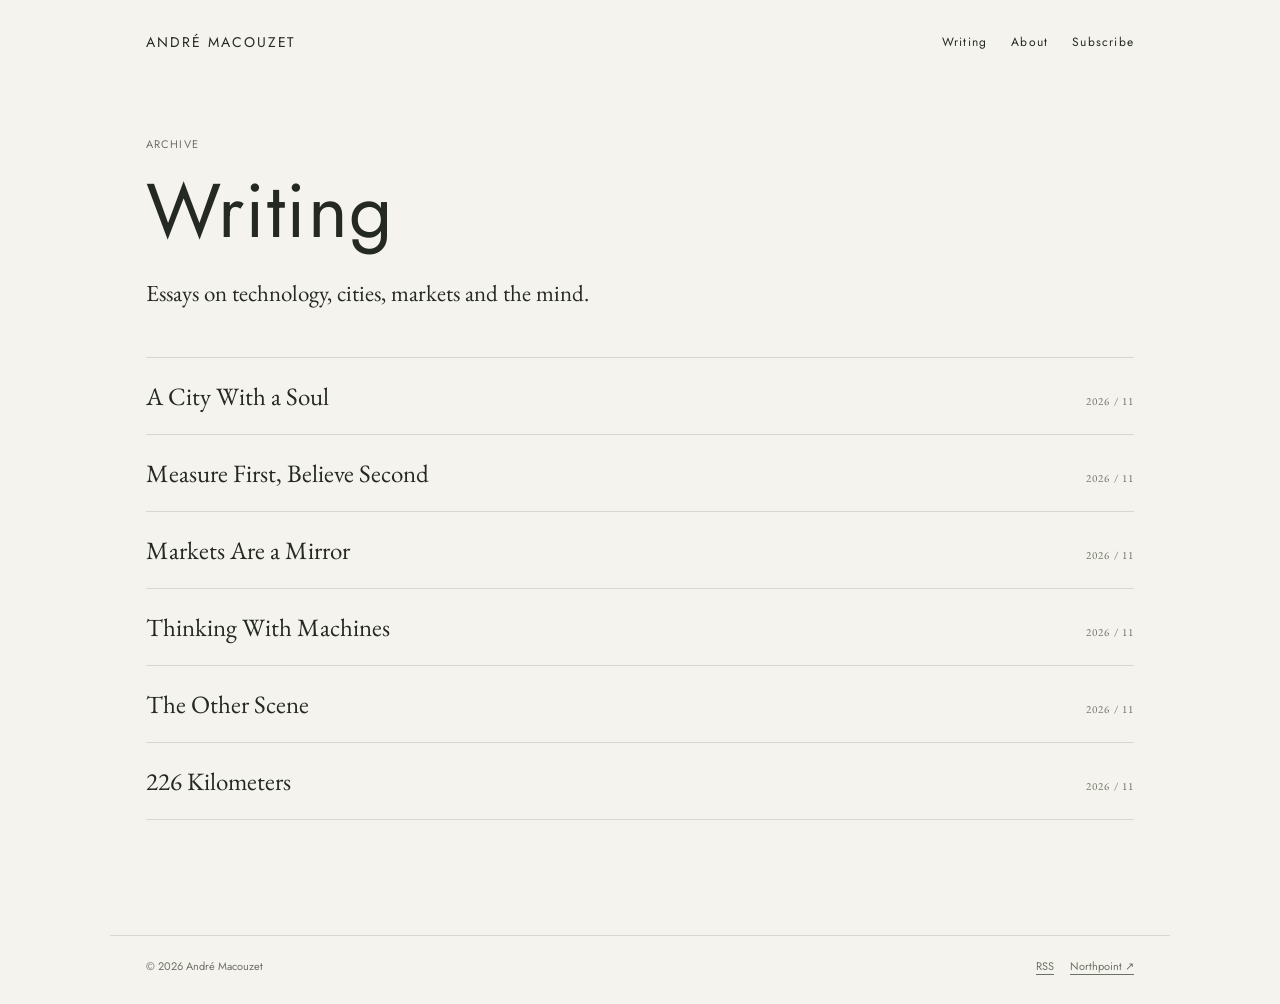
<file: writing/index.html>
<!doctype html><html lang="en"><head><meta charset="utf-8"><meta name="viewport" content="width=device-width, initial-scale=1"><title>Writing · André Macouzet</title><meta name="description" content="Essays on technology, cities, markets and the mind."><meta property="og:title" content="Writing · André Macouzet"><meta property="og:description" content="Essays on technology, cities, markets and the mind."><meta property="og:image" content="https://andremacouzetruiz.github.io/og-v4.png"><link rel="icon" href="data:image/svg+xml,%3Csvg xmlns='http://www.w3.org/2000/svg' viewBox='0 0 64 64'%3E%3Crect width='64' height='64' fill='%23000'/%3E%3Ccircle cx='32' cy='32' r='16' fill='none' stroke='%23e9e5dc' stroke-width='3'/%3E%3C/svg%3E"><link rel="preconnect" href="https://fonts.googleapis.com"><link rel="preconnect" href="https://fonts.gstatic.com" crossorigin><link href="https://fonts.googleapis.com/css2?family=Jost:wght@400;500&family=EB+Garamond:ital@0;1&display=swap" rel="stylesheet"><link rel="stylesheet" href="/style.css"></head><body>
<header><a href="/">André Macouzet</a><nav><a href="/writing/">Writing</a><a href="/about/">About</a><a href="/#subscribe">Subscribe</a></nav></header><main><div class="eyebrow">Archive</div><h1>Writing</h1><p class="lead">Essays on technology, cities, markets and the mind.</p><ul class="list"><li><a href="/a-city-with-a-soul/"><span>A City With a Soul</span><time>2026 / 11</time></a></li><li><a href="/measure-first/"><span>Measure First, Believe Second</span><time>2026 / 11</time></a></li><li><a href="/markets-are-a-mirror/"><span>Markets Are a Mirror</span><time>2026 / 11</time></a></li><li><a href="/thinking-with-machines/"><span>Thinking With Machines</span><time>2026 / 11</time></a></li><li><a href="/the-other-scene/"><span>The Other Scene</span><time>2026 / 11</time></a></li><li><a href="/226-kilometers/"><span>226 Kilometers</span><time>2026 / 11</time></a></li></ul></main><footer><span>© 2026 André Macouzet</span><span><a href="/posts.atom">RSS</a><a href="https://northpointcapital.io/">Northpoint ↗</a></span></footer></body></html>
</file>
<file: style.css>
*{box-sizing:border-box;margin:0;padding:0}html{scroll-behavior:smooth}body{background:#f5f3ed;color:#242923;font-family:"Jost",Futura,"Helvetica Neue",Arial,sans-serif;-webkit-font-smoothing:antialiased}a{color:inherit;text-underline-offset:4px}a:hover{color:#566747}
header,main,footer{max-width:1060px;margin:auto;padding:0 36px}header{padding-top:32px;display:flex;justify-content:space-between;align-items:center;gap:24px}header>a{text-decoration:none;font-size:14px;letter-spacing:.14em;text-transform:uppercase}nav{display:flex;gap:24px;font-size:12px;letter-spacing:.1em}nav a{text-decoration:none}
main{padding-top:84px;padding-bottom:70px}.eyebrow,time,.meta{font-size:11px;letter-spacing:.1em;color:#6b7265;text-transform:uppercase}
h1{font-weight:400;font-size:clamp(42px,6vw,76px);line-height:1.08;letter-spacing:.02em;margin:18px 0 24px}
.lead{font-family:"EB Garamond",Garamond,Georgia,serif;font-size:23px;line-height:1.55;max-width:650px;margin-bottom:45px}
.list{list-style:none;margin:20px 0 45px;border-top:1px solid #d7d8cd}.list li{border-bottom:1px solid #d7d8cd}.list a{display:flex;justify-content:space-between;align-items:baseline;gap:30px;text-decoration:none;padding:22px 0;font-family:"EB Garamond",Garamond,Georgia,serif;font-size:25px}
.article{max-width:790px}.article h1{font-size:clamp(38px,5vw,62px)}.prose{font-family:"EB Garamond",Garamond,Georgia,serif;font-size:21px;line-height:1.7;margin-top:45px}.prose p{margin:1.1em 0}.prose h2{font-family:"Jost",Futura,sans-serif;font-weight:400;font-size:24px;letter-spacing:.04em;margin:1.8em 0 .5em}.prose blockquote{margin:30px 0;padding-left:25px;border-left:2px solid #9aa28d;font-style:italic}
.article-footer{border-top:1px solid #d7d8cd;margin-top:60px;padding-top:25px;display:flex;justify-content:space-between;gap:20px;flex-wrap:wrap}.article-footer a{font-family:"EB Garamond",Garamond,Georgia,serif;font-size:23px}
footer{border-top:1px solid #d7d8cd;padding-top:22px;padding-bottom:30px;font-size:11px;color:#6b7265;display:flex;justify-content:space-between}footer a{margin-left:16px}
@media(max-width:600px){header,main,footer{padding-left:22px;padding-right:22px}main{padding-top:60px}.list a{display:block;font-size:22px}.list time{display:block;margin-top:8px}.prose{font-size:19px}.lead{font-size:21px}}
</file>
